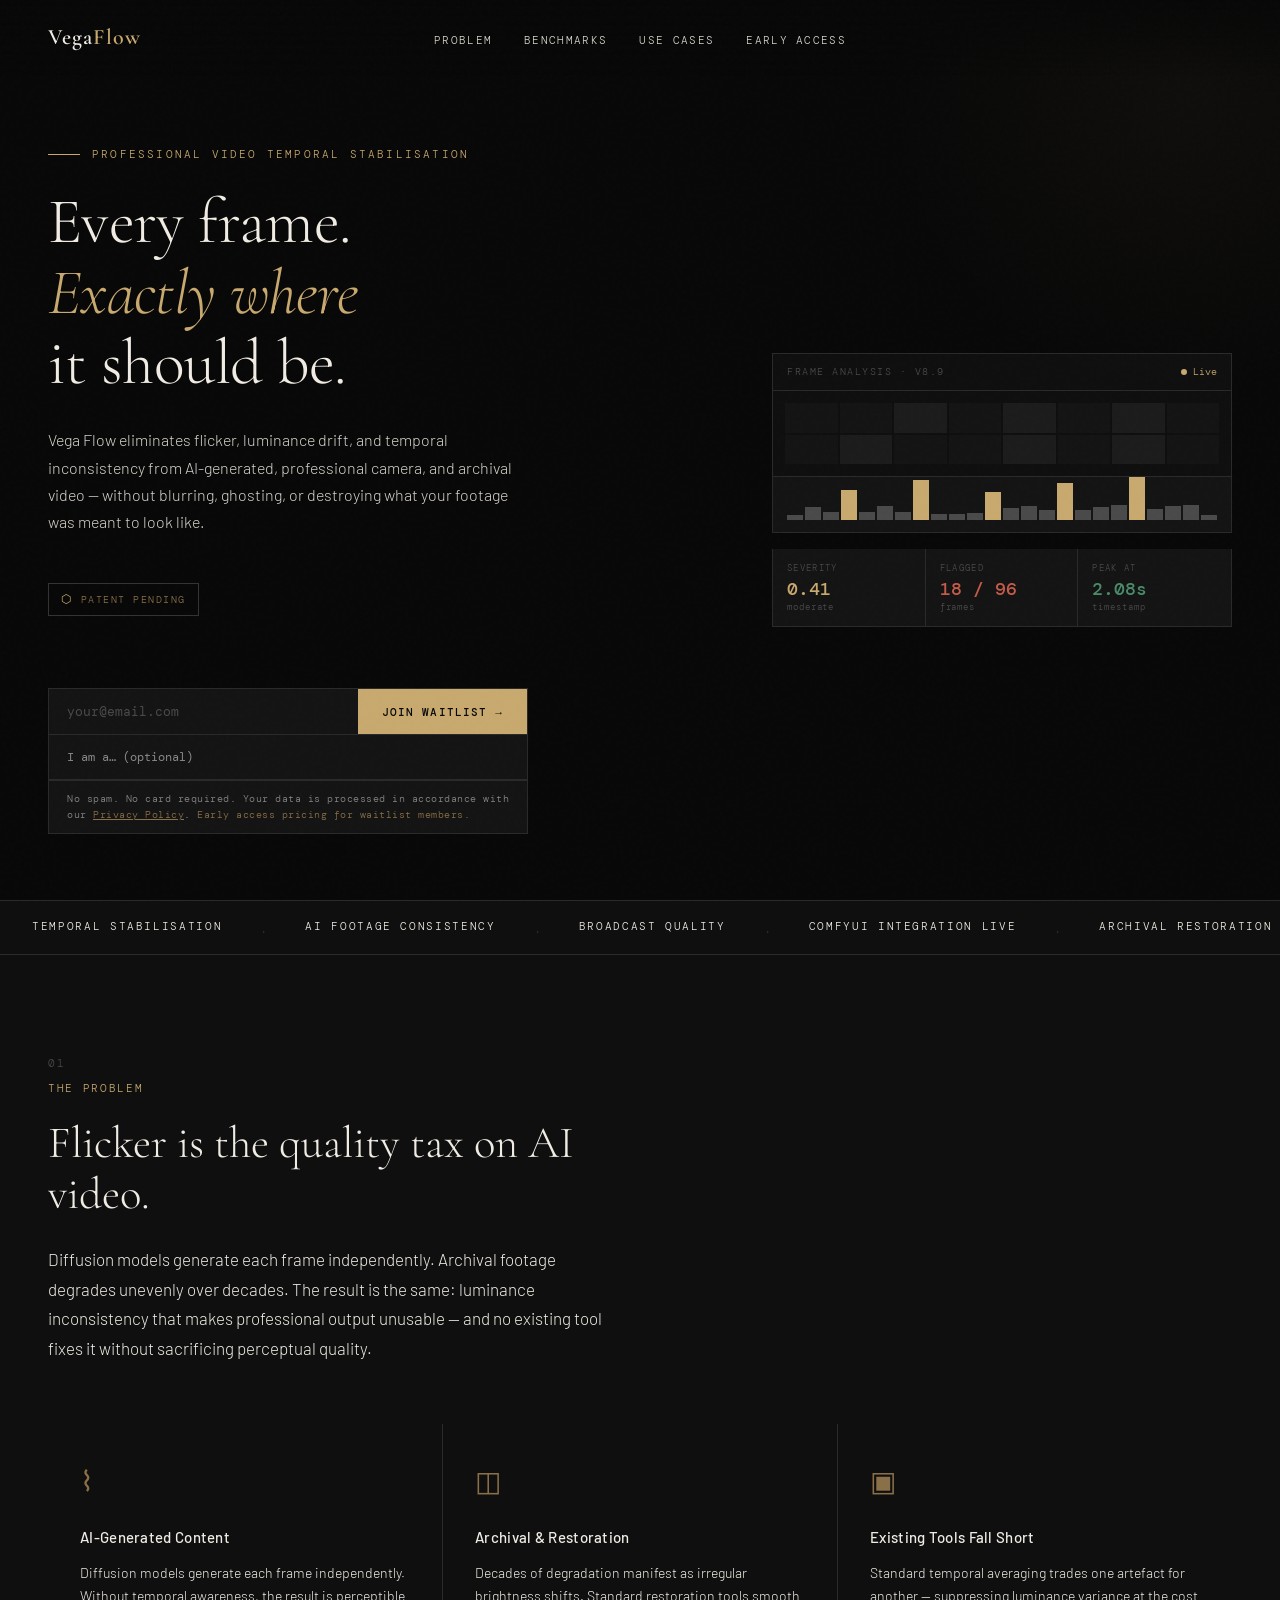
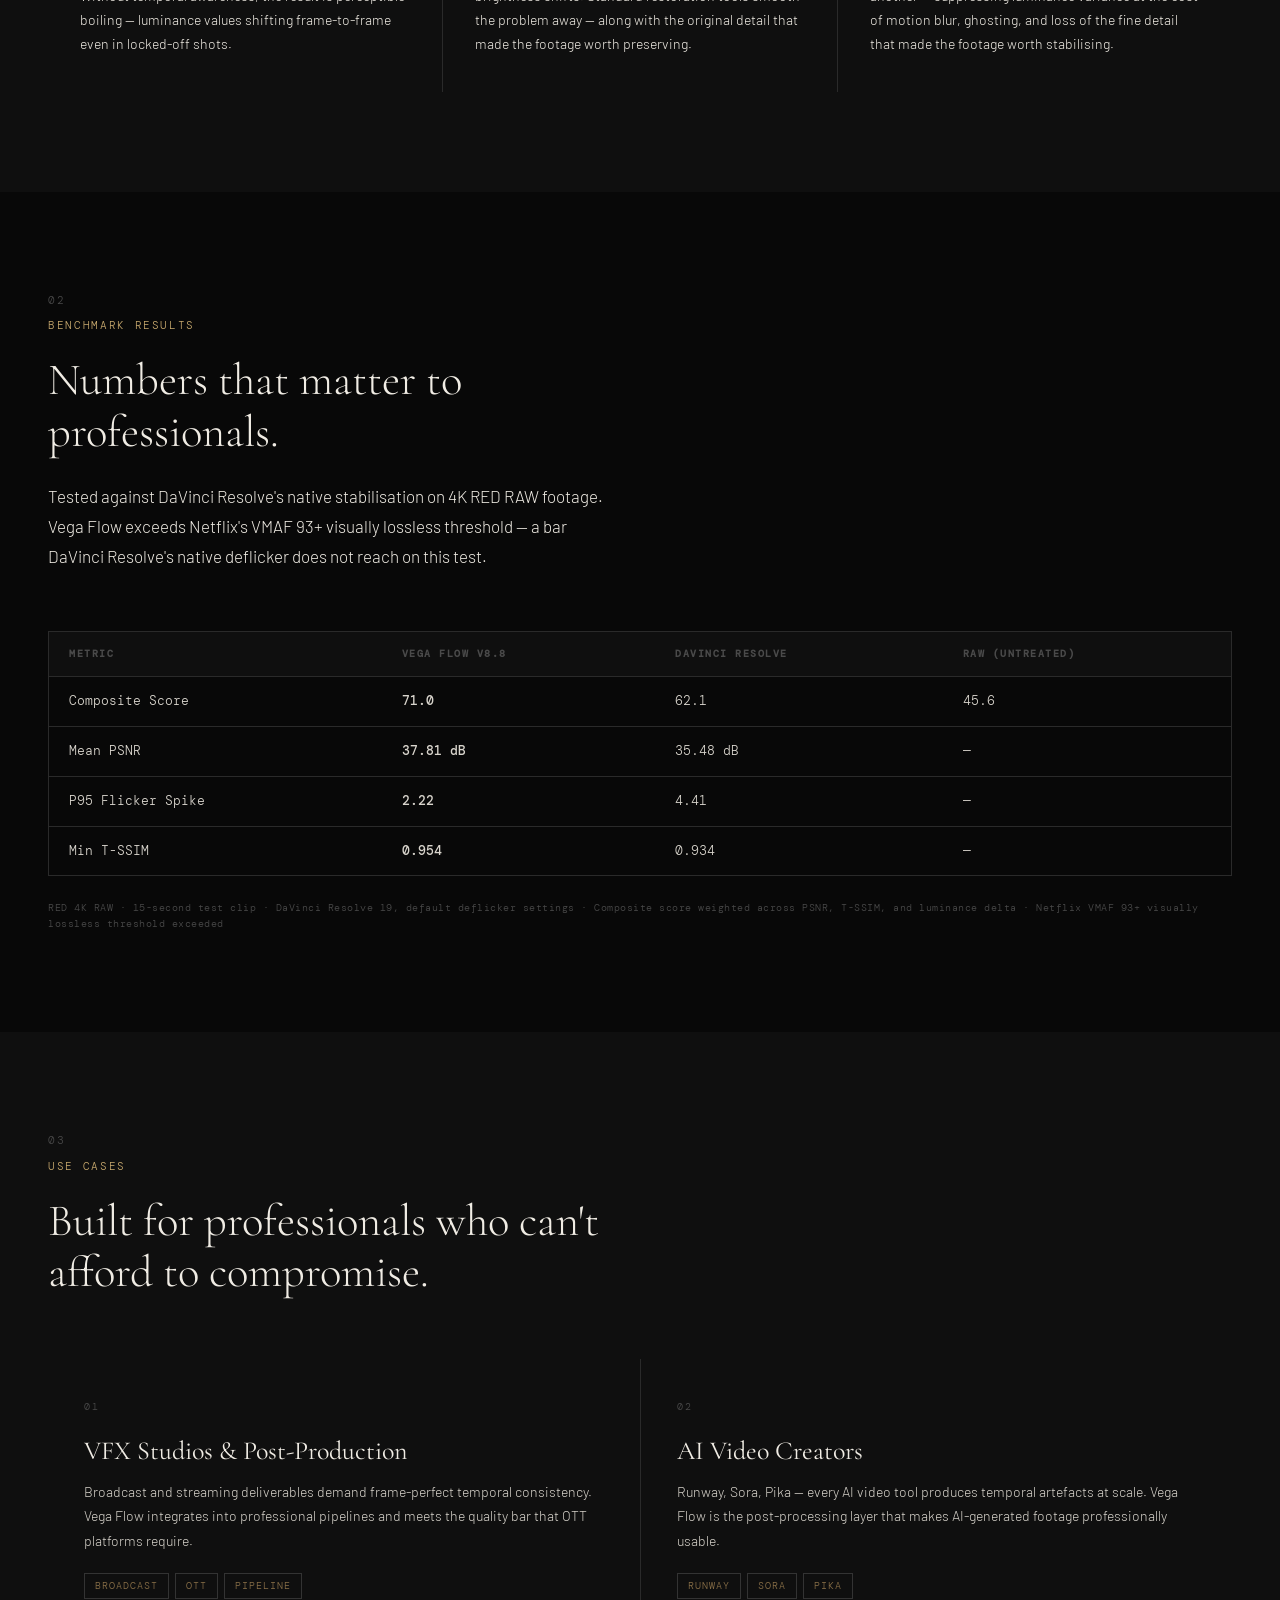
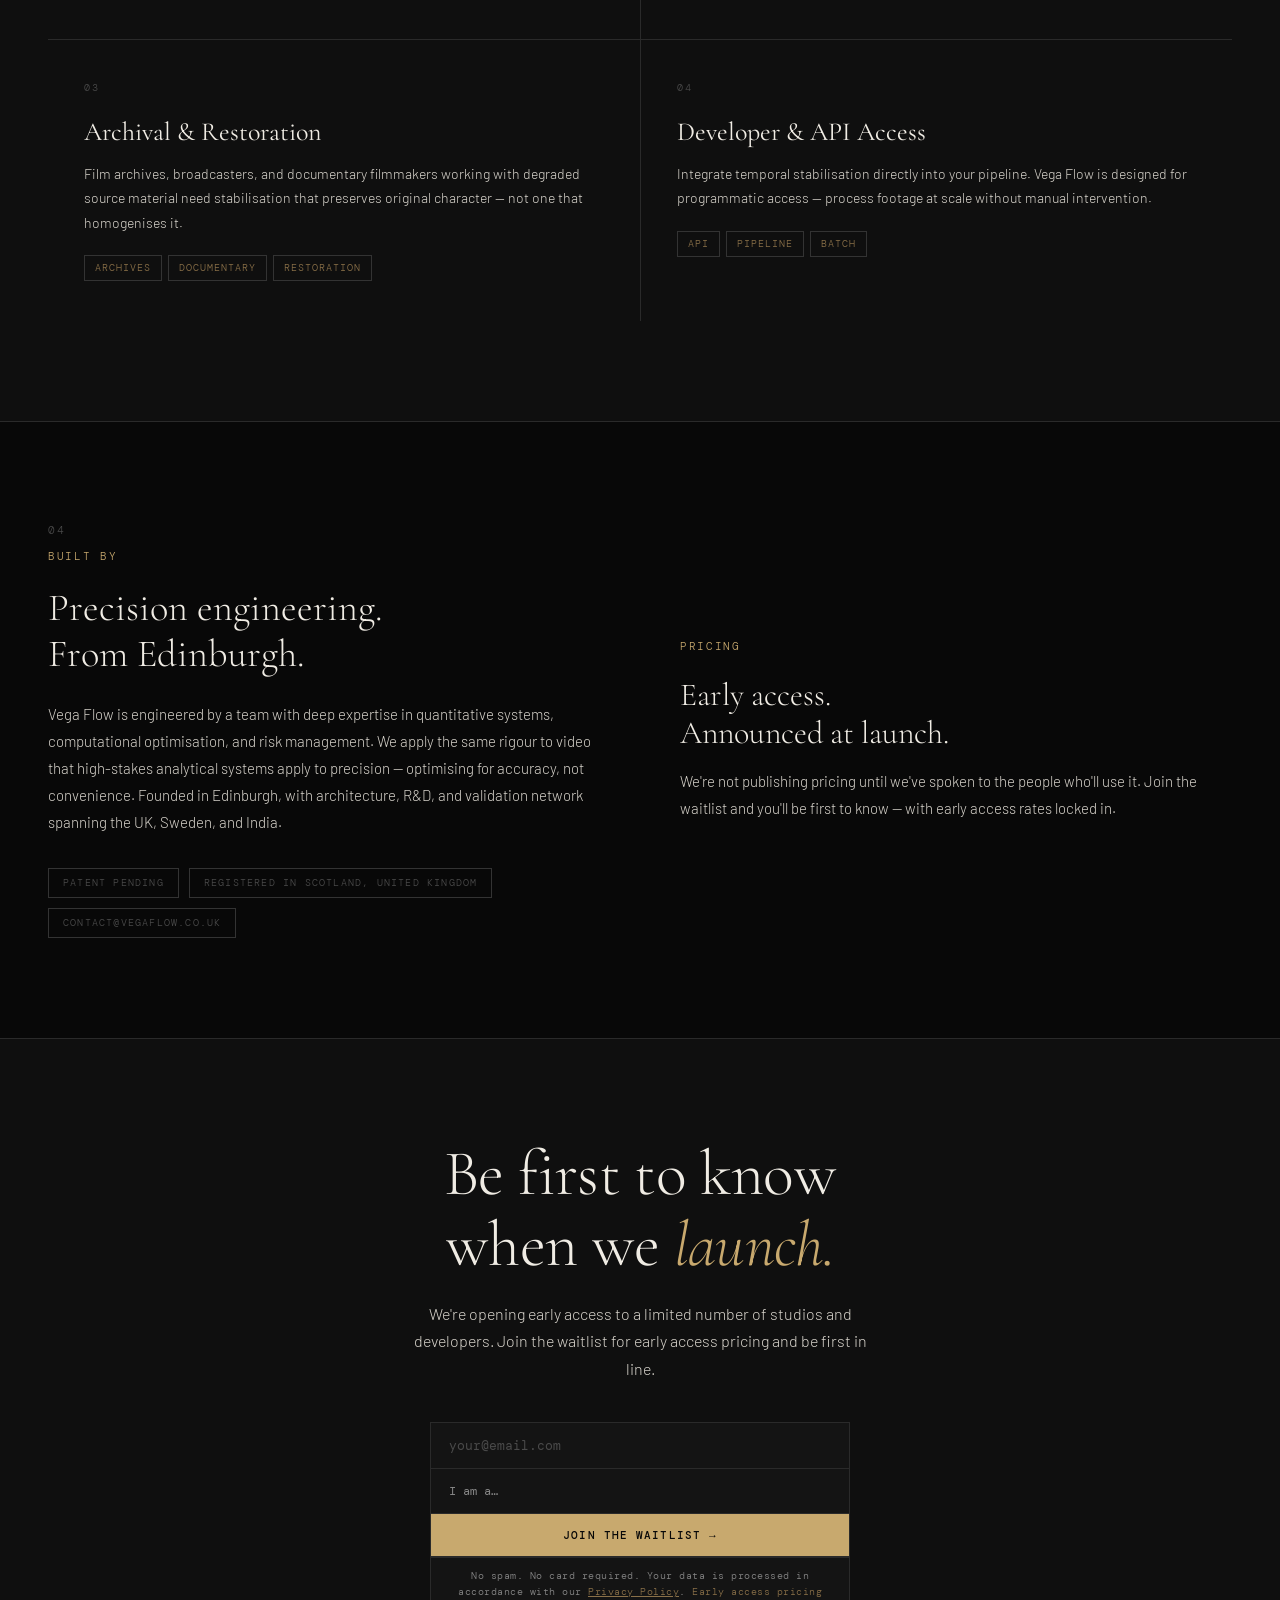
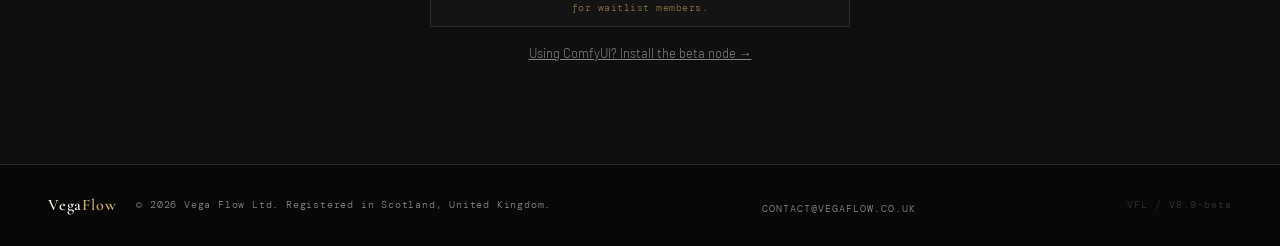
<file: index.html>
<!DOCTYPE html>
<html lang="en">
<head>
<meta charset="UTF-8">
<meta name="viewport" content="width=device-width, initial-scale=1.0">
<title>Vega Flow — Professional Video Temporal Stabilisation</title>
<link rel="stylesheet" href="/fonts/fonts.css">
<style>
:root {
  --black:      #080808;
  --near-black: #0f0f0f;
  --surface:    #141414;
  --surface-2:  #1c1c1c;
  --border:     #2a2a2a;
  --border-2:   #333;
  --muted:      #4a4a4a;
  --dim:        #888;
  --text:       #d8d4cc;
  --bright:     #f0ece4;
  --accent:     #c8a96e;
  --accent-dim: #8a7048;
  --red:        #c45c4a;
  --green:      #4a8c6a;
  --mono:       'DM Mono', monospace;
  --serif:      'Cormorant Garamond', serif;
  --sans:       'Barlow', sans-serif;
}
*, *::before, *::after { box-sizing: border-box; margin: 0; padding: 0; }
html { scroll-behavior: smooth; }
body {
  background: var(--black);
  color: var(--text);
  font-family: var(--sans);
  font-weight: 300;
  line-height: 1.6;
  overflow-x: hidden;
}
body::before {
  content: '';
  position: fixed;
  inset: 0;
  background-image: url("data:image/svg+xml,%3Csvg viewBox='0 0 256 256' xmlns='http://www.w3.org/2000/svg'%3E%3Cfilter id='n'%3E%3CfeTurbulence type='fractalNoise' baseFrequency='0.9' numOctaves='4' stitchTiles='stitch'/%3E%3C/filter%3E%3Crect width='100%25' height='100%25' filter='url(%23n)' opacity='0.04'/%3E%3C/svg%3E");
  pointer-events: none;
  z-index: 1000;
  opacity: 0.35;
}
::-webkit-scrollbar { width: 3px; }
::-webkit-scrollbar-track { background: var(--black); }
::-webkit-scrollbar-thumb { background: var(--border-2); }

/* ── MAX-WIDTH WRAPPER ── */
.inner {
  max-width: 1280px;
  margin: 0 auto;
  width: 100%;
}

/* ── NAV ── */
nav {
  position: fixed;
  top: 0; left: 0; right: 0;
  z-index: 100;
  display: flex;
  align-items: center;
  justify-content: space-between;
  padding: 20px 48px;
  background: linear-gradient(to bottom, rgba(8,8,8,0.96), transparent);
}
.logo-mark {
  font-family: var(--serif);
  font-size: 22px;
  font-weight: 600;
  letter-spacing: 0.05em;
  color: var(--bright);
}
.logo-mark span { color: var(--accent); }
.nav-links {
  display: flex;
  gap: 32px;
  list-style: none;
  position: absolute;
  left: 50%;
  transform: translateX(-50%);
}
.nav-links a {
  font-family: var(--mono);
  font-size: 11px;
  letter-spacing: 0.12em;
  text-transform: uppercase;
  color: var(--text);
  text-decoration: none;
  transition: color 0.2s;
}
.nav-links a:hover { color: var(--text); }
.nav-cta {
  font-family: var(--mono);
  font-size: 11px;
  letter-spacing: 0.1em;
  text-transform: uppercase;
  color: var(--accent);
  text-decoration: none;
  border: 1px solid var(--accent-dim);
  padding: 8px 16px;
  transition: all 0.2s;
}
.nav-cta:hover { background: var(--accent); color: var(--black); }

/* ── HERO ── */
.hero {
  min-height: 100vh;
  padding: 120px 48px 40px;
  position: relative;
  overflow: hidden;
  display: flex;
  align-items: center;
}
.hero .inner {
  display: grid;
  grid-template-columns: 1fr 1fr;
  gap: 0;
  align-items: center;
}
.hero::after {
  content: '';
  position: absolute;
  top: -200px; right: -200px;
  width: 600px; height: 600px;
  background: radial-gradient(circle, rgba(200,169,110,0.04) 0%, transparent 70%);
  pointer-events: none;
}
.hero-eyebrow {
  font-family: var(--mono);
  font-size: 11px;
  letter-spacing: 0.2em;
  text-transform: uppercase;
  color: var(--accent);
  margin-bottom: 24px;
  display: flex;
  align-items: center;
  gap: 12px;
}
.hero-eyebrow::before {
  content: '';
  display: block;
  width: 32px;
  height: 1px;
  background: var(--accent);
}
.hero-headline {
  font-family: var(--serif);
  font-size: clamp(42px, 5vw, 72px);
  font-weight: 300;
  line-height: 1.1;
  color: var(--bright);
  margin-bottom: 28px;
  letter-spacing: -0.01em;
}
.hero-headline em {
  font-style: italic;
  color: var(--accent);
}
.hero-subhead {
  font-size: 16px;
  font-weight: 300;
  color: var(--text);
  max-width: 480px;
  margin-bottom: 48px;
  line-height: 1.7;
}
.patent-badge {
  display: inline-flex;
  align-items: center;
  gap: 8px;
  font-family: var(--mono);
  font-size: 10px;
  letter-spacing: 0.15em;
  text-transform: uppercase;
  color: var(--accent-dim);
  border: 1px solid var(--border-2);
  padding: 6px 12px;
  margin-bottom: 40px;
}
.patent-badge::before {
  content: '⬡';
  color: var(--accent);
  font-size: 12px;
}

/* ── WAITLIST FORM ── */
.waitlist-form {
  background: var(--surface);
  border: 1px solid var(--border);
  padding: 0;
  max-width: 480px;
}
.form-row {
  display: flex;
  border-bottom: 1px solid var(--border);
}
.form-row:last-of-type { border-bottom: none; }
.form-input {
  flex: 1;
  background: transparent;
  border: none;
  padding: 14px 18px;
  font-family: var(--mono);
  font-size: 13px;
  color: var(--text);
  outline: none;
  width: 100%;
}
.form-input::placeholder { color: var(--muted); }
.form-select {
  flex: 1;
  background: transparent;
  border: none;
  padding: 14px 18px;
  font-family: var(--mono);
  font-size: 12px;
  color: var(--dim);
  outline: none;
  cursor: pointer;
  width: 100%;
  appearance: none;
  -webkit-appearance: none;
}
.form-select option { background: var(--surface-2); color: var(--text); }
.form-submit {
  background: var(--accent);
  color: var(--black);
  border: none;
  padding: 14px 24px;
  font-family: var(--mono);
  font-size: 11px;
  letter-spacing: 0.1em;
  text-transform: uppercase;
  cursor: pointer;
  white-space: nowrap;
  font-weight: 500;
  transition: background 0.2s;
}
.form-submit:hover { background: var(--bright); }
.form-success {
  display: none;
  padding: 14px 18px;
  font-family: var(--mono);
  font-size: 12px;
  color: var(--green);
  letter-spacing: 0.05em;
}
.form-note {
  font-family: var(--mono);
  font-size: 10px;
  color: var(--dim);
  padding: 10px 18px;
  border-top: 1px solid var(--border);
  letter-spacing: 0.05em;
}
.form-note span { color: var(--accent-dim); }

/* ── TRY LIVE BUTTON ── */
.try-live-link {
  display: inline-flex;
  align-items: center;
  gap: 10px;
  font-family: var(--mono);
  font-size: 11px;
  letter-spacing: 0.12em;
  text-transform: uppercase;
  color: var(--dim);
  text-decoration: none;
  border: 1px solid var(--border-2);
  padding: 10px 20px;
  margin-top: 16px;
  transition: all 0.2s;
}
.try-live-link:hover { color: var(--text); border-color: var(--muted); }
.try-live-link::before {
  content: '▶';
  font-size: 8px;
  color: var(--accent);
}

/* ── FRAME ANALYSER ── */
.hero-visual {
  display: flex;
  flex-direction: column;
  align-items: flex-end;
  gap: 16px;
}
.frame-analyzer {
  width: 100%;
  max-width: 460px;
  background: var(--surface);
  border: 1px solid var(--border);
  overflow: hidden;
}
.frame-analyzer-header {
  display: flex;
  align-items: center;
  justify-content: space-between;
  padding: 10px 14px;
  border-bottom: 1px solid var(--border);
  background: var(--near-black);
}
.fa-title {
  font-family: var(--mono);
  font-size: 10px;
  letter-spacing: 0.15em;
  text-transform: uppercase;
  color: var(--muted);
}
.fa-status {
  font-family: var(--mono);
  font-size: 10px;
  color: var(--accent);
  display: flex;
  align-items: center;
  gap: 6px;
}
.fa-status::before {
  content: '';
  width: 6px; height: 6px;
  border-radius: 50%;
  background: var(--accent);
  animation: pulse 2s ease-in-out infinite;
}
@keyframes pulse {
  0%, 100% { opacity: 1; }
  50% { opacity: 0.3; }
}
.frame-grid {
  display: grid;
  grid-template-columns: repeat(8, 1fr);
  gap: 2px;
  padding: 12px;
  background: var(--near-black);
}
.frame-cell {
  aspect-ratio: 16/9;
  background: var(--surface-2);
  position: relative;
  overflow: hidden;
}
.frame-cell.flicker {
  animation: flicker-cell 3s ease-in-out infinite;
}
.frame-cell.flicker:nth-child(2n) { animation-delay: 0.4s; }
.frame-cell.flicker:nth-child(3n) { animation-delay: 0.8s; }
@keyframes flicker-cell {
  0%, 85%, 100% { background: var(--surface-2); }
  90% { background: #3a3020; }
  93% { background: var(--surface-2); }
  96% { background: #4a3828; }
}
.frame-cell.stable { background: var(--surface); }
.waveform {
  display: flex;
  align-items: flex-end;
  gap: 2px;
  padding: 12px 14px;
  height: 56px;
  border-top: 1px solid var(--border);
}
.wave-bar {
  flex: 1;
  min-width: 3px;
  background: var(--muted);
  transition: height 0.3s ease;
}
.wave-bar.spike { background: var(--accent); }
.analysis-readout {
  display: grid;
  grid-template-columns: repeat(3, 1fr);
  width: 100%;
  max-width: 460px;
  border: 1px solid var(--border);
  border-top: none;
  background: var(--surface);
}
.readout-cell {
  padding: 12px 14px;
  border-right: 1px solid var(--border);
}
.readout-cell:last-child { border-right: none; }
.readout-label {
  font-family: var(--mono);
  font-size: 9px;
  letter-spacing: 0.15em;
  text-transform: uppercase;
  color: var(--muted);
  margin-bottom: 4px;
}
.readout-value {
  font-family: var(--mono);
  font-size: 18px;
  font-weight: 500;
  line-height: 1;
  margin-bottom: 2px;
}
.readout-value.ok { color: var(--green); }
.readout-value.warn { color: var(--accent); }
.readout-value.alert { color: var(--red); }
.readout-sub {
  font-family: var(--mono);
  font-size: 9px;
  color: var(--muted);
  letter-spacing: 0.1em;
}

/* ── TICKER ── */
.ticker {
  border-top: 1px solid var(--border);
  border-bottom: 1px solid var(--border);
  overflow: hidden;
  white-space: nowrap;
  padding: 10px 0;
  background: var(--near-black);
}
.ticker-inner {
  display: inline-flex;
  animation: ticker 30s linear infinite;
}
@keyframes ticker {
  0% { transform: translateX(0); }
  100% { transform: translateX(-50%); }
}
.ticker-item {
  font-family: var(--mono);
  font-size: 11px;
  letter-spacing: 0.15em;
  text-transform: uppercase;
  color: var(--bright);
  padding: 0 32px;
}
.ticker-sep {
  color: var(--border-2);
  padding: 0 8px;
}

/* ── SECTIONS ── */
section { padding: 100px 48px; }
.section-number {
  font-family: var(--mono);
  font-size: 11px;
  letter-spacing: 0.2em;
  color: var(--muted);
  margin-bottom: 8px;
}
.section-label {
  font-family: var(--mono);
  font-size: 11px;
  letter-spacing: 0.15em;
  text-transform: uppercase;
  color: var(--accent);
  margin-bottom: 20px;
}
.section-title {
  font-family: var(--serif);
  font-size: clamp(32px, 3.5vw, 52px);
  font-weight: 300;
  color: var(--bright);
  line-height: 1.15;
  margin-bottom: 24px;
}

/* ── PROBLEM ── */
.problem { background: var(--near-black); }
.problem-intro { max-width: 560px; margin-bottom: 60px; }
.problem-intro p {
  font-size: 17px;
  color: var(--bright);
  line-height: 1.75;
}
.problem-grid {
  display: grid;
  grid-template-columns: repeat(3, 1fr);
  gap: 1px;
  background: var(--border);
}
.problem-card {
  background: var(--near-black);
  padding: 36px 32px;
}
.problem-icon {
  font-size: 28px;
  color: var(--accent-dim);
  margin-bottom: 20px;
  font-family: var(--mono);
}
.problem-title {
  font-family: var(--sans);
  font-size: 15px;
  font-weight: 500;
  color: var(--bright);
  margin-bottom: 12px;
  letter-spacing: 0.02em;
}
.problem-body {
  font-size: 14px;
  color: var(--bright);
  line-height: 1.7;
}

/* ── BENCHMARKS ── */
.benchmarks { background: var(--black); }
.bench-intro { max-width: 560px; margin-bottom: 60px; }
.bench-intro p { font-size: 17px; color: var(--bright); line-height: 1.75; }
.bench-table {
  width: 100%;
  border-collapse: collapse;
  border: 1px solid var(--border);
  margin-bottom: 24px;
}
.bench-table th {
  font-family: var(--mono);
  font-size: 10px;
  letter-spacing: 0.15em;
  text-transform: uppercase;
  color: var(--muted);
  padding: 14px 20px;
  text-align: left;
  border-bottom: 1px solid var(--border);
  background: var(--near-black);
}
.bench-table td {
  font-family: var(--mono);
  font-size: 13px;
  padding: 14px 20px;
  border-bottom: 1px solid var(--border);
  color: var(--text);
}
.bench-table tr:last-child td { border-bottom: none; }
.bench-table tr:hover td { background: var(--surface); }
.bench-win { color: var(--accent); font-weight: 500; }
.bench-note {
  font-family: var(--mono);
  font-size: 10px;
  color: var(--muted);
  letter-spacing: 0.05em;
}

/* ── AUDIENCE ── */
.audience { background: var(--near-black); }
.audience-intro { max-width: 560px; margin-bottom: 60px; }
.audience-grid {
  display: grid;
  grid-template-columns: repeat(2, 1fr);
  gap: 1px;
  background: var(--border);
}
.audience-card {
  background: var(--near-black);
  padding: 40px 36px;
  position: relative;
  overflow: hidden;
}
.audience-card::before {
  content: '';
  position: absolute;
  top: 0; left: 0;
  width: 2px;
  height: 0;
  background: var(--accent);
  transition: height 0.4s ease;
}
.audience-card:hover::before { height: 100%; }
.audience-num {
  font-family: var(--mono);
  font-size: 10px;
  letter-spacing: 0.2em;
  color: var(--muted);
  margin-bottom: 20px;
}
.audience-title {
  font-family: var(--serif);
  font-size: 26px;
  font-weight: 400;
  color: var(--bright);
  margin-bottom: 14px;
  line-height: 1.2;
}
.audience-body {
  font-size: 14px;
  color: var(--text);
  line-height: 1.75;
}
.audience-tags {
  display: flex;
  flex-wrap: wrap;
  gap: 6px;
  margin-top: 20px;
}
.tag {
  font-family: var(--mono);
  font-size: 10px;
  letter-spacing: 0.1em;
  text-transform: uppercase;
  color: var(--accent-dim);
  border: 1px solid var(--border-2);
  padding: 4px 10px;
}

/* ── BUILT BY ── */
.built-by {
  background: var(--black);
  border-top: 1px solid var(--border);
}
.built-by-inner {
  display: grid;
  grid-template-columns: 1fr 1fr;
  gap: 80px;
  align-items: center;
  max-width: 1280px;
  margin: 0 auto;
  width: 100%;
}
.built-by h2 {
  font-family: var(--serif);
  font-size: clamp(28px, 3vw, 44px);
  font-weight: 300;
  color: var(--bright);
  line-height: 1.2;
  margin-bottom: 24px;
}
.built-by p {
  font-size: 15px;
  color: var(--text);
  line-height: 1.8;
  margin-bottom: 32px;
}
.badges {
  display: flex;
  flex-wrap: wrap;
  gap: 10px;
}
.badge {
  font-family: var(--mono);
  font-size: 10px;
  letter-spacing: 0.12em;
  text-transform: uppercase;
  color: var(--muted);
  border: 1px solid var(--border-2);
  padding: 6px 14px;
}

/* ── FINAL CTA ── */
.final-cta {
  background: var(--near-black);
  text-align: center;
  border-top: 1px solid var(--border);
}
.final-cta .hero-headline { max-width: 640px; margin: 0 auto 20px; }
.final-cta .hero-subhead { margin: 0 auto 40px; text-align: center; }
.final-cta .waitlist-form {
  max-width: 420px;
  margin: 0 auto;
  text-align: left;
}

/* ── FOOTER ── */
footer {
  background: var(--black);
  border-top: 1px solid var(--border);
  padding: 28px 48px;
}
footer .inner {
  display: flex;
  align-items: center;
  justify-content: space-between;
  flex-wrap: wrap;
  gap: 16px;
  width: 100%;
}
.footer-left {
  display: flex;
  align-items: center;
  gap: 20px;
}
.footer-copy {
  font-family: var(--mono);
  font-size: 10px;
  color: var(--dim);
  letter-spacing: 0.08em;
}
.footer-links {
  display: flex;
  gap: 24px;
  list-style: none;
}
.footer-links a {
  font-family: var(--mono);
  font-size: 10px;
  letter-spacing: 0.1em;
  color: var(--dim);
  text-decoration: none;
  text-transform: uppercase;
  transition: color 0.2s;
}
.footer-links a:hover { color: var(--text); }
.footer-right {
  font-family: var(--mono);
  font-size: 10px;
  color: var(--border-2);
  letter-spacing: 0.1em;
}

/* ── REVEAL ANIMATION ── */
.reveal {
  opacity: 0;
  transform: translateY(20px);
  transition: opacity 0.7s ease, transform 0.7s ease;
}
.reveal.visible {
  opacity: 1;
  transform: none;
}

/* ── RESPONSIVE ── */
@media (max-width: 900px) {
  nav { flex-wrap: wrap; padding: 12px 24px 0; }
  .nav-links {
    display: flex;
    position: static;
    transform: none;
    width: 100%;
    overflow-x: auto;
    gap: 24px;
    padding: 10px 0 12px;
    margin-top: 8px;
    border-top: 1px solid var(--border);
    scrollbar-width: none;
  }
  .nav-links::-webkit-scrollbar { display: none; }
  .hero { padding: 100px 24px 32px; min-height: auto; }
  .hero .inner { grid-template-columns: 1fr; gap: 48px; }
  .hero-visual { align-items: flex-start; }
  section { padding: 70px 24px; }
  .problem-grid, .audience-grid { grid-template-columns: 1fr; }
  .built-by-inner { grid-template-columns: 1fr; gap: 40px; }
  footer { padding: 24px; }
  footer .inner { flex-direction: column; align-items: flex-start; }
}
@media (orientation: portrait) {
  .hero { min-height: auto; padding: 120px 48px 48px; align-items: flex-start; }
  .hero .inner { grid-template-columns: 1fr; gap: 56px; }
  .hero-content { text-align: center; }
  .hero-eyebrow { justify-content: center; }
  .hero-subhead { max-width: 600px; margin-left: auto; margin-right: auto; }
  .hero-visual { align-items: center; }
  .frame-analyzer, .analysis-readout { max-width: 560px; }
  #waitlist-hero { margin-left: auto; margin-right: auto; }
}
@media (orientation: portrait) and (max-width: 900px) {
  .hero { padding: 100px 24px 40px; }
  .hero-subhead { max-width: 100%; }
  .frame-analyzer, .analysis-readout { max-width: 100%; }
  #waitlist-hero { max-width: 100%; }
}
</style>
</head>
<body>

<!-- NAV -->
<nav>
  <div class="logo-mark">Vega<span>Flow</span></div>
  <ul class="nav-links">
    <li><a href="#problem">Problem</a></li>
    <li><a href="#benchmarks">Benchmarks</a></li>
    <li><a href="#audience">Use Cases</a></li>
    <li><a href="#waitlist">Early Access</a></li>
  </ul>

</nav>

<!-- HERO -->
<section class="hero" id="home">
<div class="inner">
  <div class="hero-content">
    <div class="hero-eyebrow reveal">Professional Video Temporal Stabilisation</div>
    <h1 class="hero-headline reveal">
      Every frame.<br><em>Exactly where</em><br>it should be.
    </h1>
    <p class="hero-subhead reveal">
      Vega Flow eliminates flicker, luminance drift, and temporal inconsistency
      from AI-generated, professional camera, and archival video — without
      blurring, ghosting, or destroying what your footage was meant to look like.
    </p>
    <div class="patent-badge reveal">Patent Pending</div>

    <div class="waitlist-form reveal" id="waitlist-hero" style="margin-top:32px;">
      <div class="form-row">
        <input type="email" class="form-input" placeholder="your@email.com" id="hero-email">
        <button class="form-submit" onclick="submitWaitlist('hero-email', 'hero-role', 'hero-success')">
          Join Waitlist →
        </button>
      </div>
      <div class="form-row">
        <select class="form-select" id="hero-role">
          <option value="" disabled selected>I am a… (optional)</option>
          <option value="developer">Developer / Pipeline Engineer</option>
          <option value="vfx">VFX Studio / Post-Production</option>
          <option value="filmmaker">Independent Filmmaker</option>
          <option value="ai-creator">AI Video Creator</option>
          <option value="archival">Archival / Restoration</option>
          <option value="other">Other</option>
        </select>
      </div>
      <div class="form-success" id="hero-success">✓ You're on the list. We'll be in touch shortly.</div>
      <p class="form-note">No spam. No card required. Your data is processed in accordance with our <a href="/privacy" target="_blank" rel="noopener noreferrer" style="color: var(--accent-dim); text-decoration: underline;">Privacy Policy</a>. <span>Early access pricing for waitlist members.</span></p>
    </div>

  </div>

  <div class="hero-visual reveal">
    <div class="frame-analyzer">
      <div class="frame-analyzer-header">
        <span class="fa-title">Frame Analysis · V8.9</span>
        <span class="fa-status">Live</span>
      </div>
      <div class="frame-grid" id="frame-grid"></div>
      <div class="waveform" id="waveform"></div>
    </div>
    <div class="analysis-readout">
      <div class="readout-cell">
        <div class="readout-label">Severity</div>
        <div class="readout-value warn" id="severity-val">0.41</div>
        <div class="readout-sub" id="severity-sub">moderate</div>
      </div>
      <div class="readout-cell">
        <div class="readout-label">Flagged</div>
        <div class="readout-value alert" id="flagged-val">18 / 96</div>
        <div class="readout-sub">frames</div>
      </div>
      <div class="readout-cell">
        <div class="readout-label">Peak at</div>
        <div class="readout-value ok" id="peak-val">2.08s</div>
        <div class="readout-sub">timestamp</div>
      </div>
    </div>
  </div>
</div>
</section>

<!-- TICKER -->
<div class="ticker">
  <div class="ticker-inner" id="ticker-inner"></div>
</div>

<!-- PROBLEM -->
<section class="problem" id="problem">
<div class="inner">
  <div class="problem-intro reveal">
    <div class="section-number">01</div>
    <div class="section-label">The Problem</div>
    <h2 class="section-title">Flicker is the quality tax on AI video.</h2>
    <p>Diffusion models generate each frame independently. Archival footage degrades unevenly over decades. The result is the same: luminance inconsistency that makes professional output unusable — and no existing tool fixes it without sacrificing perceptual quality.</p>
  </div>
  <div class="problem-grid reveal">
    <div class="problem-card">
      <div class="problem-icon">⌇</div>
      <div class="problem-title">AI-Generated Content</div>
      <div class="problem-body">Diffusion models generate each frame independently. Without temporal awareness, the result is perceptible boiling — luminance values shifting frame-to-frame even in locked-off shots.</div>
    </div>
    <div class="problem-card">
      <div class="problem-icon">◫</div>
      <div class="problem-title">Archival &amp; Restoration</div>
      <div class="problem-body">Decades of degradation manifest as irregular brightness shifts. Standard restoration tools smooth the problem away — along with the original detail that made the footage worth preserving.</div>
    </div>
    <div class="problem-card">
      <div class="problem-icon">▣</div>
      <div class="problem-title">Existing Tools Fall Short</div>
      <div class="problem-body">Standard temporal averaging trades one artefact for another — suppressing luminance variance at the cost of motion blur, ghosting, and loss of the fine detail that made the footage worth stabilising.</div>
    </div>
  </div>
</div>
</section>

<!-- BENCHMARKS -->
<section class="benchmarks" id="benchmarks">
<div class="inner">
  <div class="bench-intro reveal">
    <div class="section-number">02</div>
    <div class="section-label">Benchmark Results</div>
    <h2 class="section-title">Numbers that matter to professionals.</h2>
    <p>Tested against DaVinci Resolve's native stabilisation on 4K RED RAW footage. Vega Flow exceeds Netflix's VMAF 93+ visually lossless threshold — a bar DaVinci Resolve's native deflicker does not reach on this test.</p>
  </div>
  <table class="bench-table reveal">
    <thead>
      <tr>
        <th>Metric</th>
        <th>Vega Flow V8.8</th>
        <th>DaVinci Resolve</th>
        <th>Raw (untreated)</th>
      </tr>
    </thead>
    <tbody>
      <tr>
        <td>Composite Score</td>
        <td class="bench-win">71.0</td>
        <td>62.1</td>
        <td>45.6</td>
      </tr>
      <tr>
        <td>Mean PSNR</td>
        <td class="bench-win">37.81 dB</td>
        <td>35.48 dB</td>
        <td>—</td>
      </tr>
      <tr>
        <td>P95 Flicker Spike</td>
        <td class="bench-win">2.22</td>
        <td>4.41</td>
        <td>—</td>
      </tr>
      <tr>
        <td>Min T-SSIM</td>
        <td class="bench-win">0.954</td>
        <td>0.934</td>
        <td>—</td>
      </tr>
    </tbody>
  </table>
  <p class="bench-note reveal">RED 4K RAW · 15-second test clip · DaVinci Resolve 19, default deflicker settings · Composite score weighted across PSNR, T-SSIM, and luminance delta · Netflix VMAF 93+ visually lossless threshold exceeded</p>
</div>
</section>

<!-- AUDIENCE -->
<section class="audience" id="audience">
<div class="inner">
  <div class="audience-intro reveal">
    <div class="section-number">03</div>
    <div class="section-label">Use Cases</div>
    <h2 class="section-title">Built for professionals who can't afford to compromise.</h2>
  </div>
  <div class="audience-grid reveal">
    <div class="audience-card">
      <div class="audience-num">01</div>
      <div class="audience-title">VFX Studios &amp; Post-Production</div>
      <div class="audience-body">Broadcast and streaming deliverables demand frame-perfect temporal consistency. Vega Flow integrates into professional pipelines and meets the quality bar that OTT platforms require.</div>
      <div class="audience-tags">
        <span class="tag">Broadcast</span>
        <span class="tag">OTT</span>
        <span class="tag">Pipeline</span>
      </div>
    </div>
    <div class="audience-card">
      <div class="audience-num">02</div>
      <div class="audience-title">AI Video Creators</div>
      <div class="audience-body">Runway, Sora, Pika — every AI video tool produces temporal artefacts at scale. Vega Flow is the post-processing layer that makes AI-generated footage professionally usable.</div>
      <div class="audience-tags">
        <span class="tag">Runway</span>
        <span class="tag">Sora</span>
        <span class="tag">Pika</span>
      </div>
    </div>
    <div class="audience-card">
      <div class="audience-num">03</div>
      <div class="audience-title">Archival &amp; Restoration</div>
      <div class="audience-body">Film archives, broadcasters, and documentary filmmakers working with degraded source material need stabilisation that preserves original character — not one that homogenises it.</div>
      <div class="audience-tags">
        <span class="tag">Archives</span>
        <span class="tag">Documentary</span>
        <span class="tag">Restoration</span>
      </div>
    </div>
    <div class="audience-card">
      <div class="audience-num">04</div>
      <div class="audience-title">Developer &amp; API Access</div>
      <div class="audience-body">Integrate temporal stabilisation directly into your pipeline. Vega Flow is designed for programmatic access — process footage at scale without manual intervention.</div>
      <div class="audience-tags">
        <span class="tag">API</span>
        <span class="tag">Pipeline</span>
        <span class="tag">Batch</span>
      </div>
    </div>
  </div>
</div>
</section>

<!-- BUILT BY -->
<section class="built-by">
  <div class="built-by-inner">
    <div class="reveal">
      <div class="section-number">04</div>
      <div class="section-label">Built By</div>
      <h2>Precision engineering.<br>From Edinburgh.</h2>
      <p>Vega Flow is engineered by a team with deep expertise in quantitative systems, computational optimisation, and risk management. We apply the same rigour to video that high-stakes analytical systems apply to precision — optimising for accuracy, not convenience. Founded in Edinburgh, with architecture, R&D, and validation network spanning the UK, Sweden, and India.</p>
      <div class="badges">
        <span class="badge">Patent Pending</span>
        <span class="badge">Registered in Scotland, United Kingdom</span>
        <span class="badge">contact@vegaflow.co.uk</span>
      </div>
    </div>
    <div class="reveal">
      <div class="section-label">Pricing</div>
      <h2 style="font-size: 32px; margin-bottom: 16px;">Early access.<br>Announced at launch.</h2>
      <p style="margin-bottom: 0;">We're not publishing pricing until we've spoken to the people who'll use it. Join the waitlist and you'll be first to know — with early access rates locked in.</p>
    </div>
  </div>
</section>

<!-- FINAL CTA -->
<section class="final-cta" id="waitlist">
<div class="inner">
  <h2 class="hero-headline reveal">
    Be first to know<br>when we <em>launch.</em>
  </h2>
  <p class="hero-subhead reveal">
    We're opening early access to a limited number of studios and developers. Join the waitlist for early access pricing and be first in line.
  </p>
  <div class="waitlist-form reveal">
    <div class="form-row">
      <input type="email" class="form-input" placeholder="your@email.com" id="bottom-email">
    </div>
    <div class="form-row">
      <select class="form-select" id="bottom-role">
        <option value="" disabled selected>I am a…</option>
        <option value="developer">Developer / Pipeline Engineer</option>
        <option value="vfx">VFX Studio / Post-Production</option>
        <option value="filmmaker">Independent Filmmaker</option>
        <option value="ai-creator">AI Video Creator</option>
        <option value="archival">Archival / Restoration</option>
        <option value="other">Other</option>
      </select>
    </div>
    <div class="form-row">
      <button class="form-submit" style="width:100%; text-align:center; border:none;"
        onclick="submitWaitlist('bottom-email', 'bottom-role', 'bottom-success')">
        Join the Waitlist →
      </button>
    </div>
    <div class="form-success" id="bottom-success">✓ You're on the list. We'll be in touch shortly.</div>
    <p class="form-note" style="text-align:center;">No spam. No card required. Your data is processed in accordance with our <a href="/privacy" target="_blank" rel="noopener noreferrer" style="color: var(--accent-dim); text-decoration: underline;">Privacy Policy</a>. <span>Early access pricing for waitlist members.</span></p>
  </div>
  <p style="text-align:center; margin-top:16px; font-size:13px; opacity:0.6;">
    <a href="https://github.com/vegaflowltd/ComfyUI-VegaFlow" target="_blank" rel="noopener noreferrer" style="color:inherit; text-decoration:underline;">Using ComfyUI? Install the beta node →</a>
  </p>
</div>
</section>

<!-- FOOTER -->
<footer>
<div class="inner">
  <div class="footer-left">
    <div class="logo-mark" style="font-size:16px;">Vega<span>Flow</span></div>
    <span class="footer-copy">© 2026 Vega Flow Ltd. Registered in Scotland, United Kingdom.</span>
  </div>
  <ul class="footer-links">
    <li><a href="mailto:contact@vegaflow.co.uk">contact@vegaflow.co.uk</a></li>

  </ul>
  <div class="footer-right">VFL / V8.9-beta</div>
</div>
</footer>

<script>
async function submitWaitlist(emailId, roleId, successId) {
  const emailEl = document.getElementById(emailId);
  const roleEl  = document.getElementById(roleId);
  const successEl = document.getElementById(successId);
  if (!emailEl || !emailEl.value.includes('@')) {
    emailEl.style.borderBottom = '1px solid var(--red)';
    setTimeout(() => emailEl.style.borderBottom = '', 1400);
    return;
  }
  const btn = event.target;
  btn.textContent = 'Sending…';
  btn.disabled = true;
  try {
    await fetch('/.netlify/functions/waitlist', {
      method: 'POST',
      headers: { 'Content-Type': 'application/json' },
      body: JSON.stringify({
        email: emailEl.value,
        role: roleEl ? roleEl.value : '',
        timestamp: new Date().toISOString()
      })
    });
  } catch(e) {
    console.error('Waitlist error:', e);
  }
  // Show success regardless — don't let a backend error block the UX
  emailEl.closest('.form-row').style.display = 'none';
  if (roleEl) roleEl.closest('.form-row').style.display = 'none';
  btn.closest('.form-row') && (btn.closest('.form-row').style.display = 'none');
  if (successEl) successEl.style.display = 'block';
}

// ── FRAME GRID ──
function buildFrameGrid() {
  const grid = document.getElementById('frame-grid');
  if (!grid) return;
  const flickerIdx = [2, 4, 6, 9, 12, 14];
  for (let i = 0; i < 16; i++) {
    const cell = document.createElement('div');
    cell.className = 'frame-cell ' + (flickerIdx.includes(i) ? 'flicker' : 'stable');
    grid.appendChild(cell);
  }
}

// ── WAVEFORM ──
function buildWaveform() {
  const wf = document.getElementById('waveform');
  if (!wf) return;
  const spikeIdx = [3, 7, 11, 15, 19];
  for (let i = 0; i < 24; i++) {
    const bar = document.createElement('div');
    const isSpike = spikeIdx.includes(i);
    bar.style.height = isSpike ? (28 + Math.random() * 16) + 'px' : (4 + Math.random() * 14) + 'px';
    bar.className = 'wave-bar ' + (isSpike ? 'spike' : 'normal');
    wf.appendChild(bar);
  }
}

// ── READOUT ANIMATION ──
function animateReadout() {
  const states = [
    { sev: '0.18', sevClass: 'ok',   sevSub: 'low',      flagged: '6 / 96',  peak: '0.54s' },
    { sev: '0.41', sevClass: 'warn', sevSub: 'moderate', flagged: '18 / 96', peak: '2.08s' },
    { sev: '0.67', sevClass: 'alert',sevSub: 'severe',   flagged: '31 / 96', peak: '1.83s' },
    { sev: '0.29', sevClass: 'ok',   sevSub: 'low',      flagged: '11 / 96', peak: '1.17s' },
    { sev: '0.53', sevClass: 'warn', sevSub: 'moderate', flagged: '24 / 96', peak: '3.42s' },
  ];
  let idx = 0;
  setInterval(() => {
    idx = (idx + 1) % states.length;
    const s = states[idx];
    const sv = document.getElementById('severity-val');
    const fv = document.getElementById('flagged-val');
    const pv = document.getElementById('peak-val');
    const ss = document.getElementById('severity-sub');
    if (sv) { sv.textContent = s.sev; sv.className = 'readout-value ' + s.sevClass; }
    if (ss) ss.textContent = s.sevSub;
    if (fv) fv.textContent = s.flagged;
    if (pv) pv.textContent = s.peak;
  }, 2800);
}

// ── TICKER ──
function buildTicker() {
  const items = [
    { text: 'Temporal Stabilisation', accent: false },
    { text: 'AI Footage Consistency', accent: false },
    { text: 'Broadcast Quality', accent: false },
    { text: 'ComfyUI Integration Live', accent: false },
    { text: 'Archival Restoration', accent: false },
    { text: 'Proprietary Stabilisation Engine', accent: false },
    { text: 'Tested on RED 4K RAW', accent: false },
    { text: 'Professional Camera Footage', accent: false },
    { text: 'Frame-Perfect Output', accent: false },
    { text: 'Edinburgh · Scotland', accent: false },
  ];
  const inner = document.getElementById('ticker-inner');
  if (!inner) return;
  const doubled = [...items, ...items];
  doubled.forEach((item, i) => {
    const span = document.createElement('span');
    span.className = 'ticker-item' + (item.accent ? ' accent' : '');
    span.textContent = item.text;
    inner.appendChild(span);
    if (i < doubled.length - 1) {
      const sep = document.createElement('span');
      sep.className = 'ticker-sep';
      sep.textContent = '·';
      inner.appendChild(sep);
    }
  });
}

// ── SCROLL REVEAL ──
function initReveal() {
  const observer = new IntersectionObserver((entries) => {
    entries.forEach(e => {
      if (e.isIntersecting) {
        e.target.classList.add('visible');
        observer.unobserve(e.target);
      }
    });
  }, { threshold: 0.08 });
  document.querySelectorAll('.reveal').forEach(el => observer.observe(el));
}

// ── INIT ──
document.addEventListener('DOMContentLoaded', () => {
  buildFrameGrid();
  buildWaveform();
  animateReadout();
  buildTicker();
  initReveal();
  setTimeout(() => {
    document.querySelectorAll('.hero .reveal').forEach((el, i) => {
      setTimeout(() => el.classList.add('visible'), i * 130);
    });
  }, 100);
});
</script>
</body>
</html>
</file>
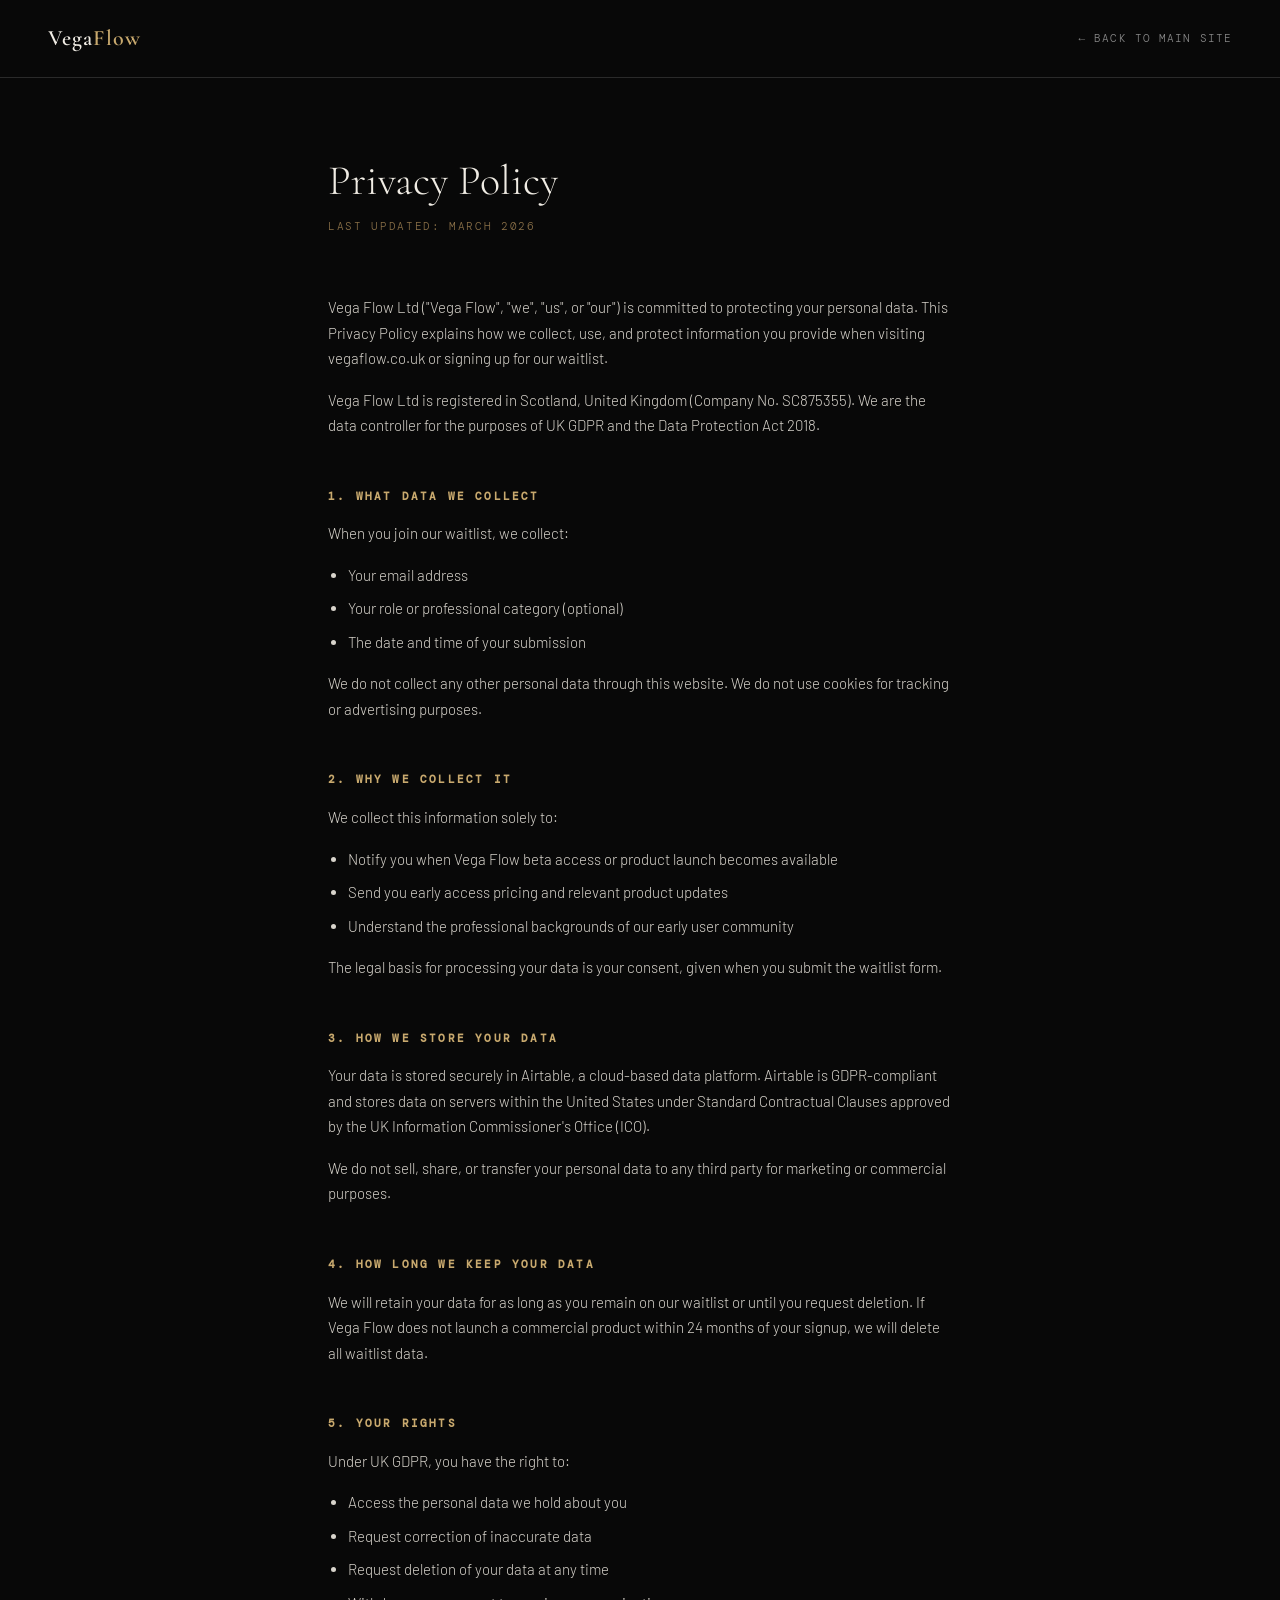
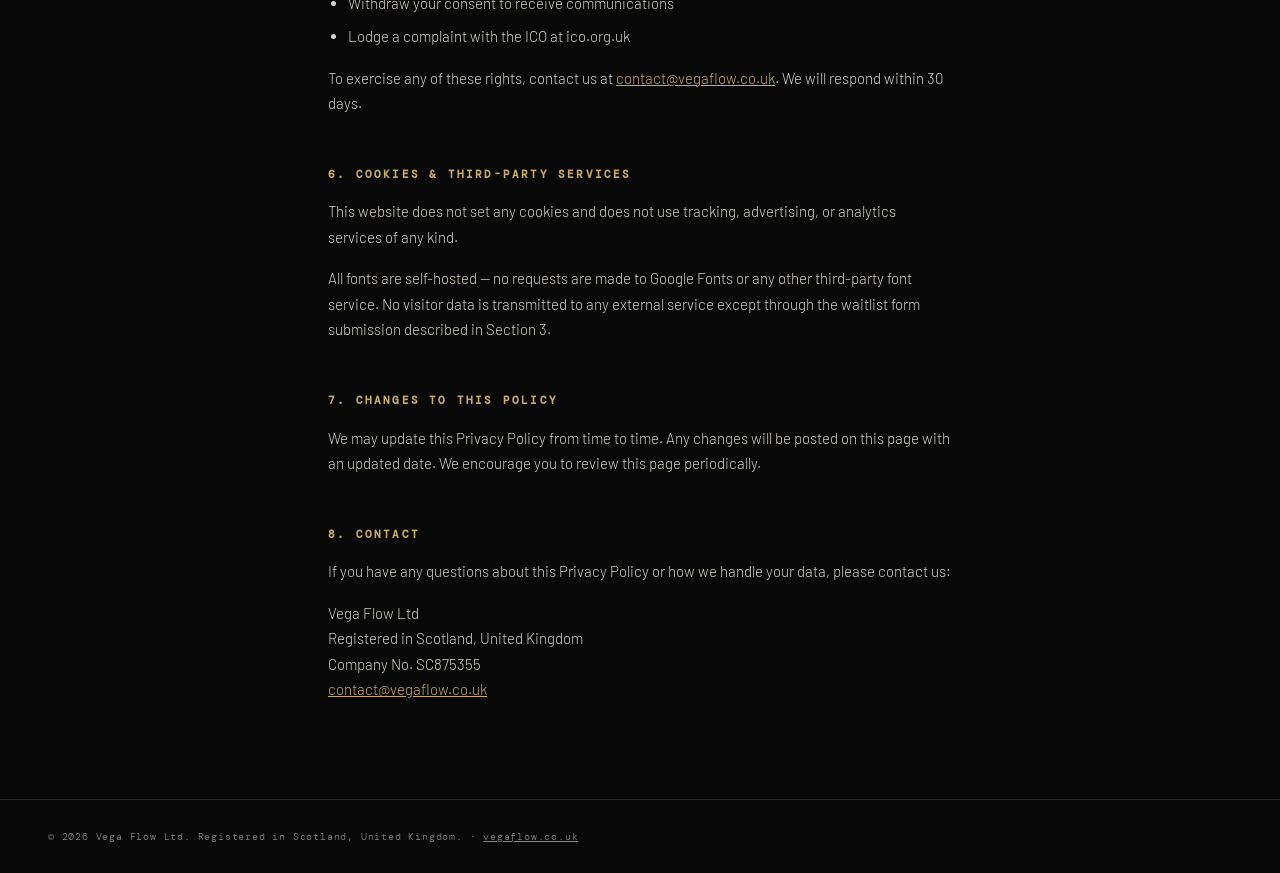
<file: privacy.html>
<!DOCTYPE html>
<html lang="en">
<head>
<meta charset="UTF-8">
<meta name="viewport" content="width=device-width, initial-scale=1.0">
<title>Privacy Policy — Vega Flow</title>
<link rel="stylesheet" href="/fonts/fonts.css">
<style>
:root {
  --black:      #080808;
  --near-black: #0f0f0f;
  --surface:    #141414;
  --border:     #2a2a2a;
  --dim:        #888;
  --text:       #d8d4cc;
  --bright:     #f0ece4;
  --accent:     #c8a96e;
  --accent-dim: #8a7048;
  --mono:       'DM Mono', monospace;
  --serif:      'Cormorant Garamond', serif;
  --sans:       'Barlow', sans-serif;
}
*, *::before, *::after { box-sizing: border-box; margin: 0; padding: 0; }
body {
  background: var(--black);
  color: var(--text);
  font-family: var(--sans);
  font-weight: 300;
  line-height: 1.7;
}
nav {
  padding: 20px 48px;
  border-bottom: 1px solid var(--border);
  display: flex;
  align-items: center;
  justify-content: space-between;
}
.logo-mark {
  font-family: var(--serif);
  font-size: 22px;
  font-weight: 600;
  letter-spacing: 0.05em;
  color: var(--bright);
  text-decoration: none;
}
.logo-mark span { color: var(--accent); }
.nav-back {
  font-family: var(--mono);
  font-size: 11px;
  letter-spacing: 0.1em;
  text-transform: uppercase;
  color: var(--dim);
  text-decoration: none;
  transition: color 0.2s;
}
.nav-back:hover { color: var(--text); }
.container {
  max-width: 720px;
  margin: 0 auto;
  padding: 80px 48px;
}
h1 {
  font-family: var(--serif);
  font-size: 42px;
  font-weight: 300;
  color: var(--bright);
  margin-bottom: 12px;
  line-height: 1.1;
}
.meta {
  font-family: var(--mono);
  font-size: 11px;
  letter-spacing: 0.15em;
  text-transform: uppercase;
  color: var(--accent-dim);
  margin-bottom: 60px;
}
h2 {
  font-family: var(--mono);
  font-size: 11px;
  letter-spacing: 0.2em;
  text-transform: uppercase;
  color: var(--accent);
  margin-top: 48px;
  margin-bottom: 16px;
}
p {
  font-size: 15px;
  color: var(--text);
  margin-bottom: 16px;
}
a {
  color: var(--accent);
  text-decoration: underline;
}
ul {
  margin: 0 0 16px 20px;
  font-size: 15px;
  color: var(--text);
}
ul li { margin-bottom: 8px; }
footer {
  border-top: 1px solid var(--border);
  padding: 28px 48px;
  font-family: var(--mono);
  font-size: 10px;
  color: var(--dim);
  letter-spacing: 0.08em;
}
@media (max-width: 600px) {
  nav { padding: 16px 24px; }
  .container { padding: 60px 24px; }
  footer { padding: 24px; }
}
</style>
</head>
<body>

<nav>
  <a href="/" class="logo-mark">Vega<span>Flow</span></a>
  <a href="/" class="nav-back">← Back to main site</a>
</nav>

<div class="container">
  <h1>Privacy Policy</h1>
  <p class="meta">Last updated: March 2026</p>

  <p>Vega Flow Ltd ("Vega Flow", "we", "us", or "our") is committed to protecting your personal data. This Privacy Policy explains how we collect, use, and protect information you provide when visiting vegaflow.co.uk or signing up for our waitlist.</p>

  <p>Vega Flow Ltd is registered in Scotland, United Kingdom (Company No. SC875355). We are the data controller for the purposes of UK GDPR and the Data Protection Act 2018.</p>

  <h2>1. What Data We Collect</h2>
  <p>When you join our waitlist, we collect:</p>
  <ul>
    <li>Your email address</li>
    <li>Your role or professional category (optional)</li>
    <li>The date and time of your submission</li>
  </ul>
  <p>We do not collect any other personal data through this website. We do not use cookies for tracking or advertising purposes.</p>

  <h2>2. Why We Collect It</h2>
  <p>We collect this information solely to:</p>
  <ul>
    <li>Notify you when Vega Flow beta access or product launch becomes available</li>
    <li>Send you early access pricing and relevant product updates</li>
    <li>Understand the professional backgrounds of our early user community</li>
  </ul>
  <p>The legal basis for processing your data is your consent, given when you submit the waitlist form.</p>

  <h2>3. How We Store Your Data</h2>
  <p>Your data is stored securely in Airtable, a cloud-based data platform. Airtable is GDPR-compliant and stores data on servers within the United States under Standard Contractual Clauses approved by the UK Information Commissioner's Office (ICO).</p>
  <p>We do not sell, share, or transfer your personal data to any third party for marketing or commercial purposes.</p>

  <h2>4. How Long We Keep Your Data</h2>
  <p>We will retain your data for as long as you remain on our waitlist or until you request deletion. If Vega Flow does not launch a commercial product within 24 months of your signup, we will delete all waitlist data.</p>

  <h2>5. Your Rights</h2>
  <p>Under UK GDPR, you have the right to:</p>
  <ul>
    <li>Access the personal data we hold about you</li>
    <li>Request correction of inaccurate data</li>
    <li>Request deletion of your data at any time</li>
    <li>Withdraw your consent to receive communications</li>
    <li>Lodge a complaint with the ICO at ico.org.uk</li>
  </ul>
  <p>To exercise any of these rights, contact us at <a href="mailto:contact@vegaflow.co.uk">contact@vegaflow.co.uk</a>. We will respond within 30 days.</p>

  <h2>6. Cookies &amp; Third-Party Services</h2>
  <p>This website does not set any cookies and does not use tracking, advertising, or analytics services of any kind.</p>
  <p>All fonts are self-hosted — no requests are made to Google Fonts or any other third-party font service. No visitor data is transmitted to any external service except through the waitlist form submission described in Section 3.</p>

  <h2>7. Changes to This Policy</h2>
  <p>We may update this Privacy Policy from time to time. Any changes will be posted on this page with an updated date. We encourage you to review this page periodically.</p>

  <h2>8. Contact</h2>
  <p>If you have any questions about this Privacy Policy or how we handle your data, please contact us:</p>
  <p>
    Vega Flow Ltd<br>
    Registered in Scotland, United Kingdom<br>
    Company No. SC875355<br>
    <a href="mailto:contact@vegaflow.co.uk">contact@vegaflow.co.uk</a>
  </p>

</div>

<footer>
  © 2026 Vega Flow Ltd. Registered in Scotland, United Kingdom. ·
  <a href="/" style="color: inherit;">vegaflow.co.uk</a>
</footer>

</body>
</html>
</file>
<file: fonts/fonts.css>
/* ── DM Mono ── */
@font-face {
  font-family: 'DM Mono';
  font-style: normal;
  font-weight: 300;
  font-display: swap;
  src: url('DMMono-Light.woff2') format('woff2');
}

@font-face {
  font-family: 'DM Mono';
  font-style: italic;
  font-weight: 300;
  font-display: swap;
  src: url('DMMono-LightItalic.woff2') format('woff2');
}

@font-face {
  font-family: 'DM Mono';
  font-style: normal;
  font-weight: 400;
  font-display: swap;
  src: url('DMMono-Regular.woff2') format('woff2');
}

@font-face {
  font-family: 'DM Mono';
  font-style: normal;
  font-weight: 500;
  font-display: swap;
  src: url('DMMono-Medium.woff2') format('woff2');
}

/* ── Cormorant Garamond (variable, covers 300–600) ── */
@font-face {
  font-family: 'Cormorant Garamond';
  font-style: normal;
  font-weight: 300 600;
  font-display: swap;
  src: url('CormorantGaramond.woff2') format('woff2');
}

@font-face {
  font-family: 'Cormorant Garamond';
  font-style: italic;
  font-weight: 300 600;
  font-display: swap;
  src: url('CormorantGaramond-Italic.woff2') format('woff2');
}

/* ── Barlow ── */
@font-face {
  font-family: 'Barlow';
  font-style: normal;
  font-weight: 300;
  font-display: swap;
  src: url('Barlow-Light.woff2') format('woff2');
}

@font-face {
  font-family: 'Barlow';
  font-style: normal;
  font-weight: 400;
  font-display: swap;
  src: url('Barlow-Regular.woff2') format('woff2');
}

@font-face {
  font-family: 'Barlow';
  font-style: normal;
  font-weight: 500;
  font-display: swap;
  src: url('Barlow-Medium.woff2') format('woff2');
}

@font-face {
  font-family: 'Barlow';
  font-style: normal;
  font-weight: 600;
  font-display: swap;
  src: url('Barlow-SemiBold.woff2') format('woff2');
}
</file>
